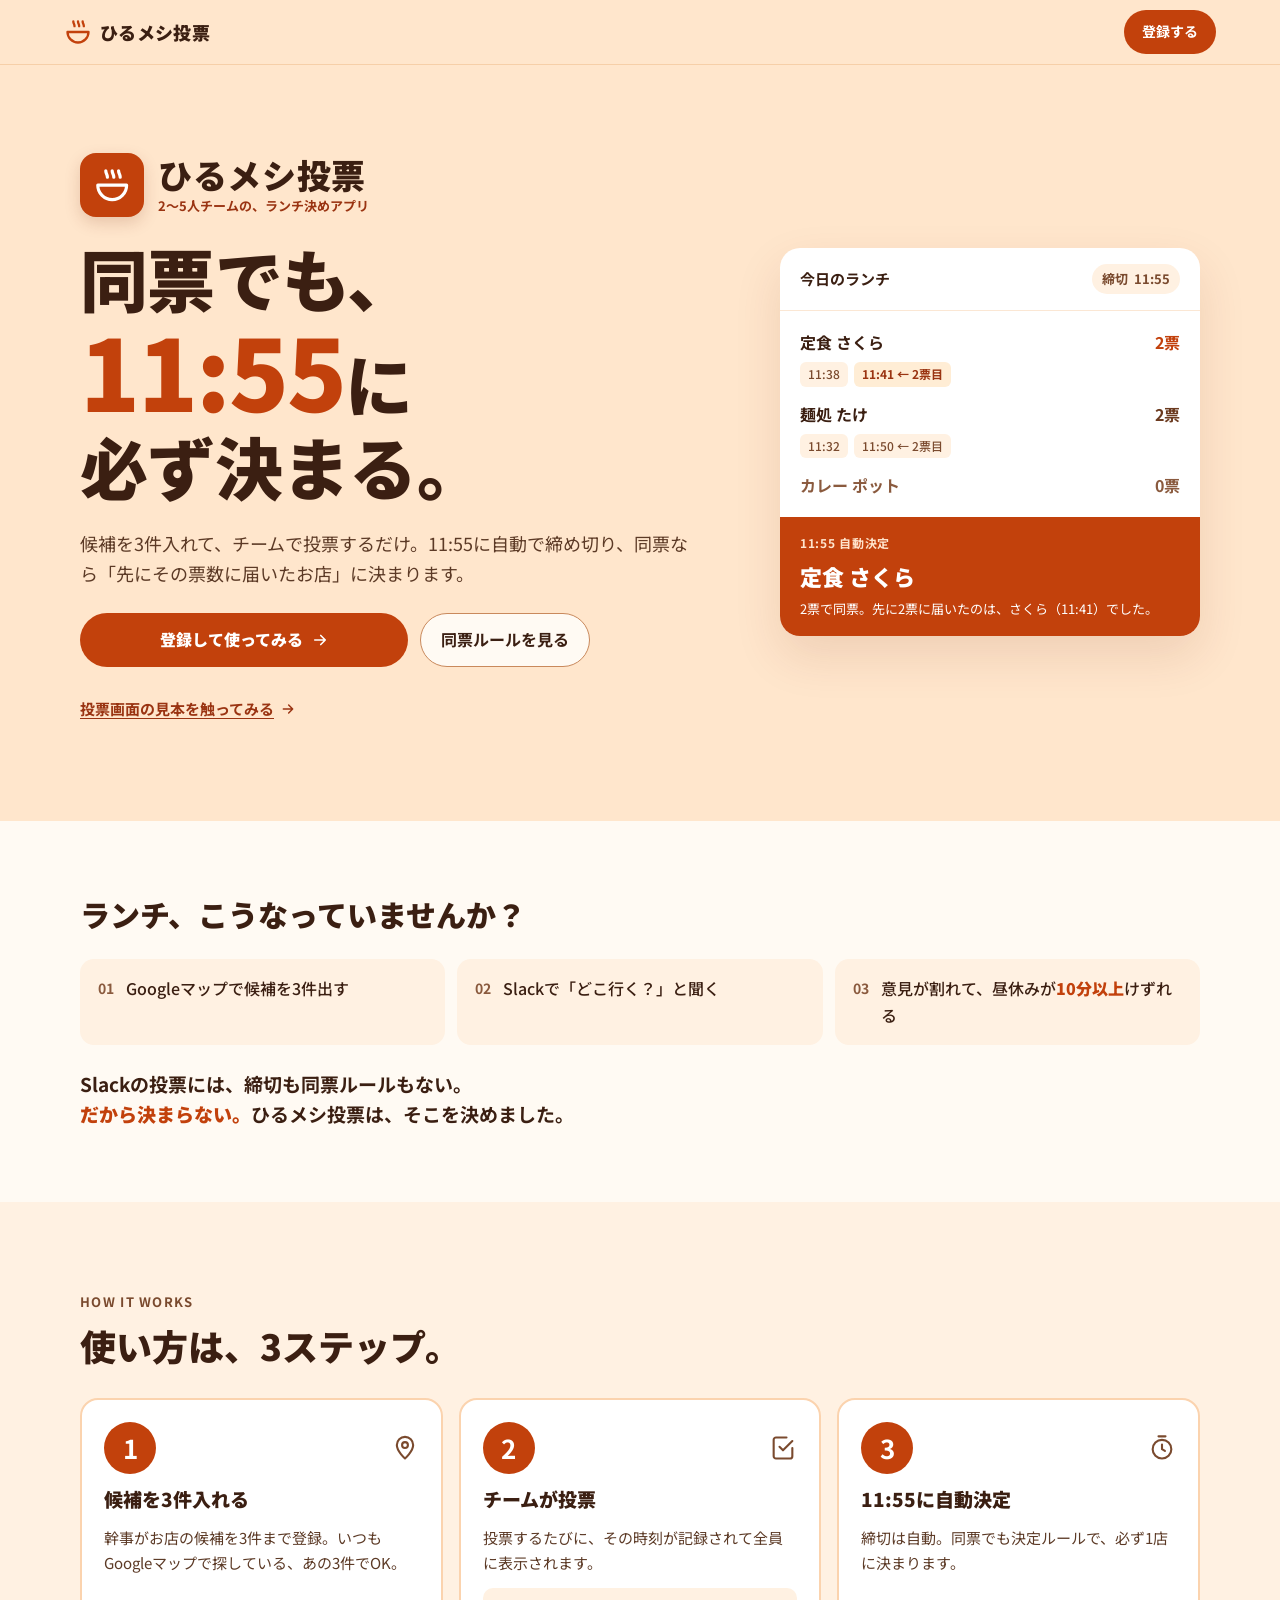
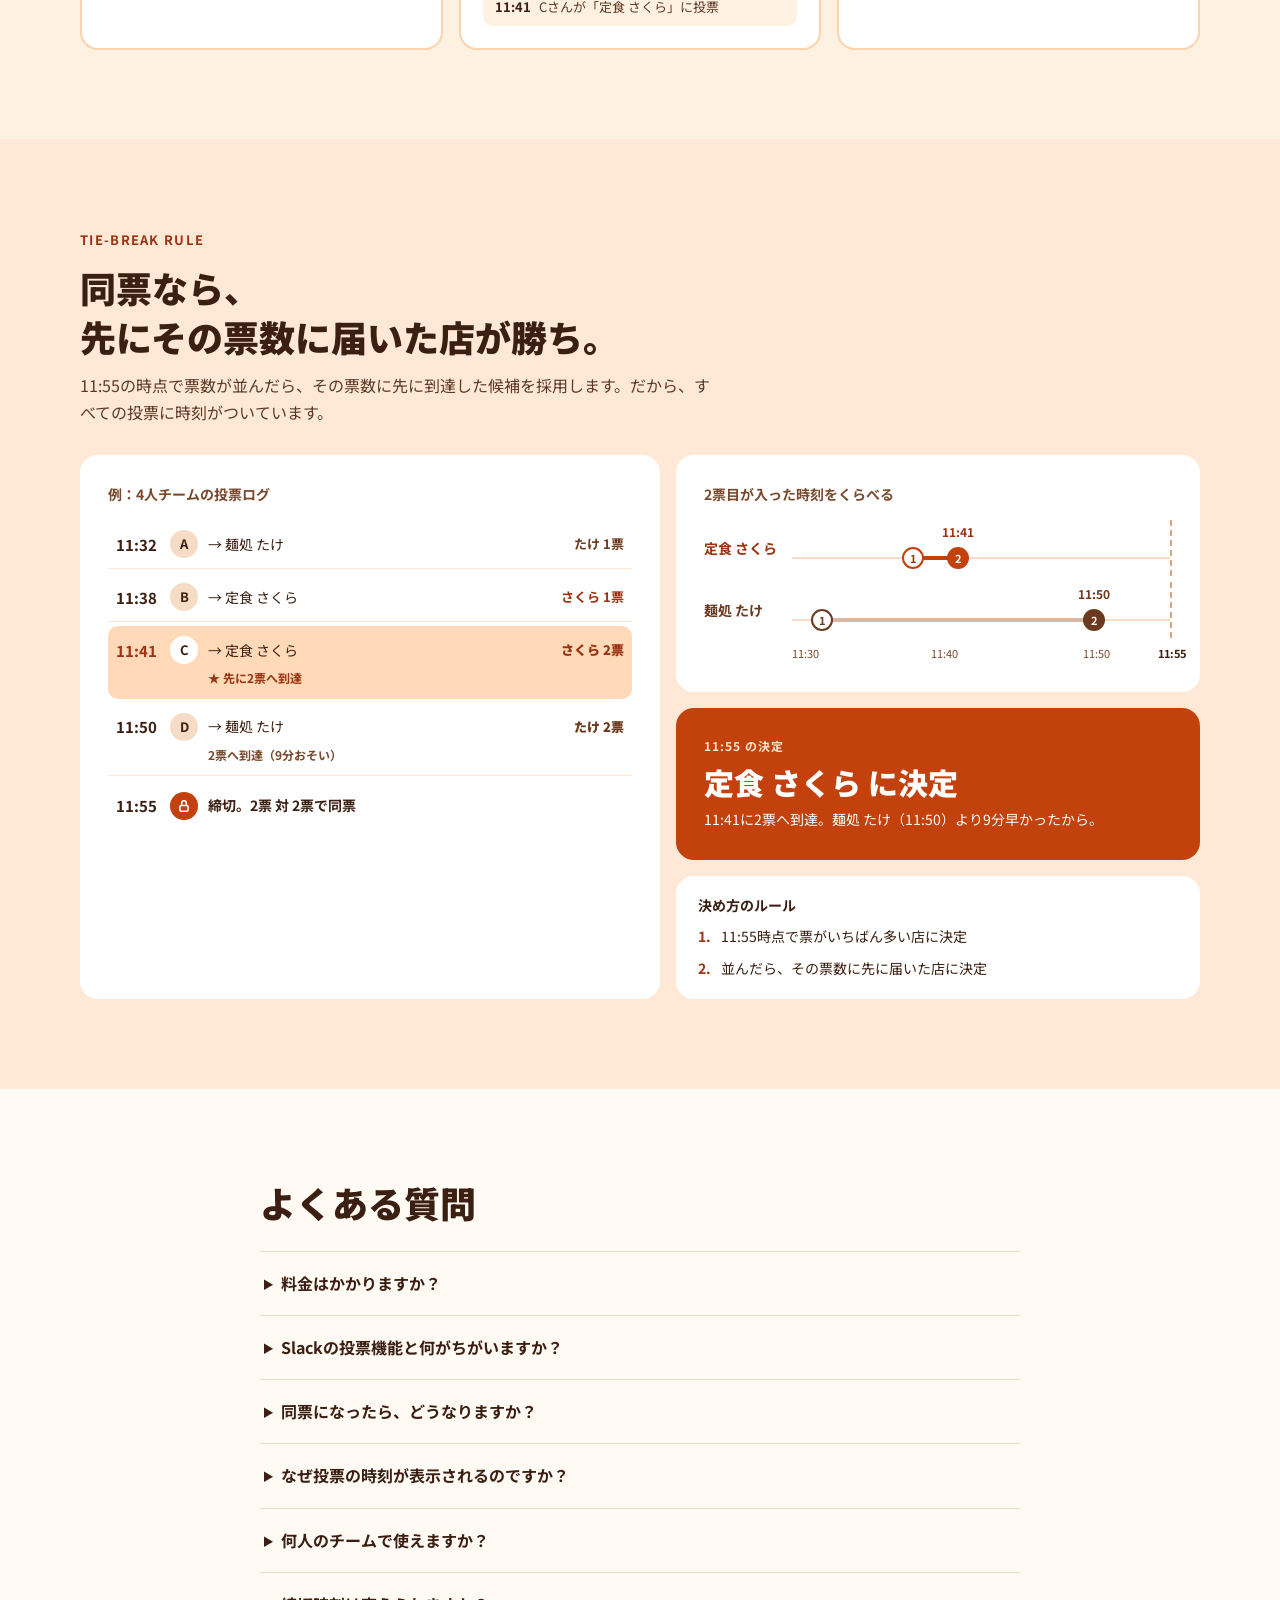
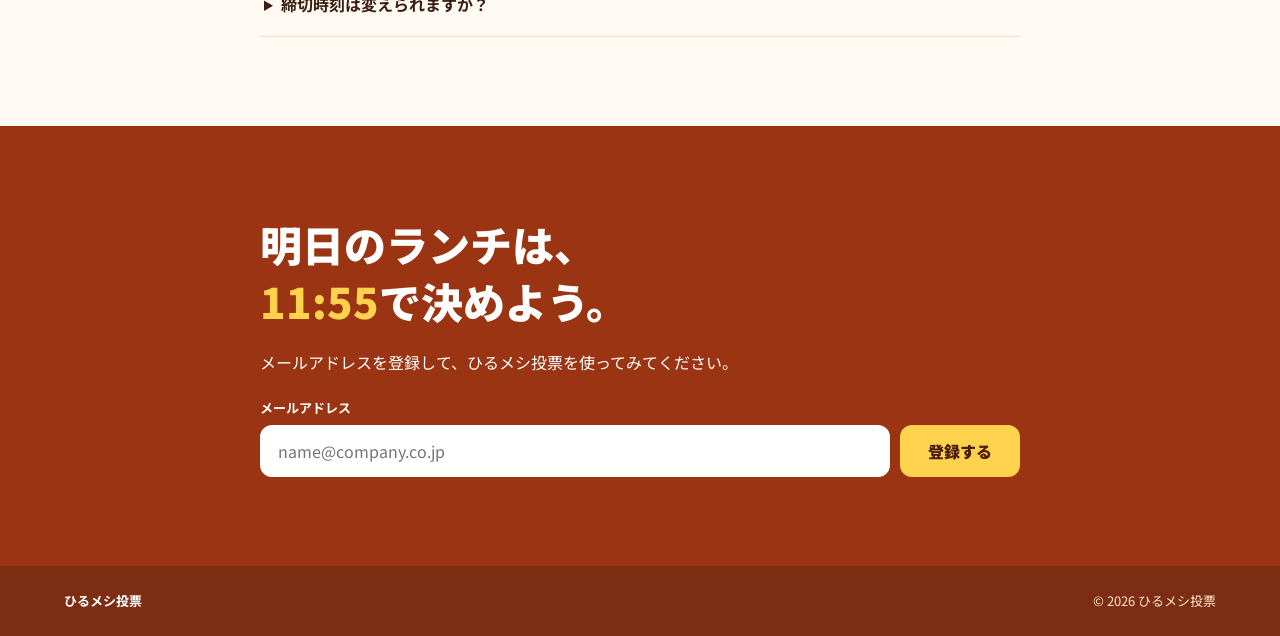
<file: index.html>
<!doctype html>
<html lang="ja">
<head>
<meta charset="utf-8">
<meta name="viewport" content="width=device-width, initial-scale=1">
<title>ひるメシ投票｜同票でも、11:55に必ず決まる</title>
<meta name="description" content="2〜5人チームのランチ決めアプリ。11:55に自動で締め切り、同票なら先にその票数に届いたお店に決まります。">
<link rel="preconnect" href="https://fonts.googleapis.com">
<link rel="stylesheet" href="https://fonts.googleapis.com/css2?family=Noto+Sans+JP:wght@400;500;700;900&amp;display=swap">
<style>
:root{--accent:#C2410C}
body{margin:0;background:#FFFAF3}
html{scroll-behavior:smooth}
a{color:#9A3412}a:hover{color:#7C2D12}
a:focus-visible,button:focus-visible,summary:focus-visible,input:focus-visible{outline:3px solid #FFD24D;outline-offset:2px}
@media (prefers-reduced-motion:reduce){html{scroll-behavior:auto}}
</style>
</head>
<body>
<div style="container-type: inline-size; width: 100%; box-sizing: border-box; font-family: 'Noto Sans JP', 'Hiragino Kaku Gothic ProN', 'Hiragino Sans', Meiryo, sans-serif; color: #3B1F12; background: #FFFAF3; line-height: 1.7; font-size: 16px">

<!-- Header -->
<header style="display: flex; align-items: center; justify-content: space-between; gap: 12px; padding: 10px clamp(20px, 5cqi, 64px); background: #FFE6CC; border-bottom: 1px solid #F6CFA8">
<a href="#top" style="display: flex; align-items: center; gap: 8px; text-decoration: none; color: #3B1F12; min-height: 44px">
<svg width="28" height="28" viewBox="0 0 24 24" fill="none" stroke="#C2410C" stroke-width="2" stroke-linecap="round" stroke-linejoin="round" aria-hidden="true"><path d="M3 12h18a9 9 0 0 1-18 0z"></path><path d="M8 3c0 2 1 2 1 4M12 3c0 2 1 2 1 4M16 3c0 2 1 2 1 4"></path></svg>
<span style="font-weight: 900; font-size: 18px; letter-spacing: 0.02em">ひるメシ投票</span>
</a>
<a href="#signup" style="display: inline-flex; align-items: center; min-height: 44px; padding: 0 18px; border-radius: 999px; background: var(--accent); color: #FFFFFF; font-weight: 700; font-size: 14px; text-decoration: none">登録する</a>
</header>

<!-- Hero -->
<section id="top" style="background: #FFE6CC; color: #3B1F12; padding: clamp(32px, 7cqi, 88px) clamp(20px, 5cqi, 64px) clamp(40px, 7cqi, 96px)">
<div style="max-width: 1120px; margin: 0 auto; display: flex; flex-wrap: wrap; align-items: center; gap: clamp(32px, 5cqi, 64px)">
<div style="flex: 1 1 420px; min-width: 0; display: flex; flex-direction: column; gap: 20px">
<div style="display: flex; align-items: center; gap: 14px">
<span style="width: clamp(52px, 6cqi, 64px); height: clamp(52px, 6cqi, 64px); border-radius: 16px; background: var(--accent); display: inline-flex; align-items: center; justify-content: center; flex-shrink: 0; box-shadow: 0 6px 16px rgba(124, 45, 18, 0.18)">
<svg width="60%" height="60%" viewBox="0 0 24 24" fill="none" stroke="#FFFFFF" stroke-width="2" stroke-linecap="round" stroke-linejoin="round" aria-hidden="true"><path d="M3 12h18a9 9 0 0 1-18 0z"></path><path d="M8 3c0 2 1 2 1 4M12 3c0 2 1 2 1 4M16 3c0 2 1 2 1 4"></path></svg>
</span>
<div style="display: flex; flex-direction: column; gap: 2px; min-width: 0">
<span style="font-size: clamp(26px, 3.4cqi, 34px); font-weight: 900; line-height: 1.2; letter-spacing: 0.02em; color: #3B1F12">ひるメシ投票</span>
<span style="font-size: 13px; font-weight: 700; color: #9A3412; line-height: 1.4">2〜5人チームの、ランチ決めアプリ</span>
</div>
</div>
<h1 style="margin: 0; font-size: clamp(36px, 6.4cqi, 68px); line-height: 1.22; font-weight: 900; letter-spacing: -0.01em">同票でも、<br><span style="font-weight: 900; font-size: 1.45em; line-height: 1; color: var(--accent); letter-spacing: -0.02em; font-variant-numeric: tabular-nums">11:55</span>に<br>必ず決まる。</h1>
<p style="margin: 0; font-size: clamp(16px, 1.6cqi, 18px); color: #5C3A26; max-width: 34em">候補を3件入れて、チームで投票するだけ。11:55に自動で締め切り、同票なら「先にその票数に届いたお店」に決まります。</p>
<div style="display: flex; flex-wrap: wrap; gap: 12px; padding-top: 4px">
<a href="#signup" style="display: inline-flex; align-items: center; justify-content: center; gap: 8px; min-height: 52px; padding: 0 24px; border-radius: 999px; background: var(--accent); color: #FFFFFF; font-weight: 900; font-size: 16px; text-decoration: none; flex: 1 1 auto; max-width: 280px">登録して使ってみる
<svg width="18" height="18" viewBox="0 0 24 24" fill="none" stroke="currentColor" stroke-width="2.2" stroke-linecap="round" stroke-linejoin="round" aria-hidden="true"><path d="M5 12h14M13 6l6 6-6 6"></path></svg>
</a>
<a href="#rule" style="display: inline-flex; align-items: center; justify-content: center; min-height: 52px; padding: 0 20px; border-radius: 999px; border: 1.5px solid #C9895C; background: #FFFAF3; color: #3B1F12; font-weight: 700; font-size: 16px; text-decoration: none">同票ルールを見る</a>
</div>
<a href="vote.html" style="align-self: flex-start; display: inline-flex; align-items: center; gap: 6px; min-height: 44px; font-size: 15px; font-weight: 700; color: #9A3412; text-underline-offset: 3px">投票画面の見本を触ってみる
<svg width="16" height="16" viewBox="0 0 24 24" fill="none" stroke="currentColor" stroke-width="2.2" stroke-linecap="round" stroke-linejoin="round" aria-hidden="true"><path d="M5 12h14M13 6l6 6-6 6"></path></svg>
</a>
</div>

<!-- Result card -->
<div style="flex: 1 1 320px; max-width: 420px; min-width: 0; margin: 0 auto; width: 100%">
<div style="border-radius: 20px; background: #FFFFFF; color: #3B1F12; box-shadow: 0 20px 48px rgba(124, 45, 18, 0.12); overflow: hidden">
<div style="display: flex; align-items: center; justify-content: space-between; padding: 16px 20px; border-bottom: 1px solid #FBE7D4">
<span style="font-weight: 700; font-size: 15px">今日のランチ</span>
<span style="display: inline-flex; align-items: center; gap: 6px; font-size: 13px; font-weight: 700; color: #7A4A2E; background: #FFF1E2; border-radius: 999px; padding: 4px 10px">締切 <span>11:55</span></span>
</div>
<div style="display: flex; flex-direction: column; gap: 14px; padding: 18px 20px">
<div style="display: flex; flex-direction: column; gap: 6px">
<div style="display: flex; justify-content: space-between; align-items: baseline"><span style="font-weight: 700">定食 さくら</span><span style="font-weight: 700; color: var(--accent)">2票</span></div>
<div style="display: flex; gap: 6px; flex-wrap: wrap">
<span style="font-size: 12px; font-weight: 500; color: #7A4A2E; background: #FFF1E2; border-radius: 6px; padding: 2px 8px">11:38</span>
<span style="font-size: 12px; font-weight: 700; color: #9A3412; background: #FFEDD5; border-radius: 6px; padding: 2px 8px">11:41 ← 2票目</span>
</div>
</div>
<div style="display: flex; flex-direction: column; gap: 6px">
<div style="display: flex; justify-content: space-between; align-items: baseline"><span style="font-weight: 700">麺処 たけ</span><span style="font-weight: 700; color: #6B3A1F">2票</span></div>
<div style="display: flex; gap: 6px; flex-wrap: wrap">
<span style="font-size: 12px; font-weight: 500; color: #7A4A2E; background: #FFF1E2; border-radius: 6px; padding: 2px 8px">11:32</span>
<span style="font-size: 12px; font-weight: 500; color: #7A4A2E; background: #FFF1E2; border-radius: 6px; padding: 2px 8px">11:50 ← 2票目</span>
</div>
</div>
<div style="display: flex; justify-content: space-between; align-items: baseline; color: #8A5A3E"><span style="font-weight: 700">カレー ポット</span><span style="font-weight: 700">0票</span></div>
</div>
<div style="background: var(--accent); color: #FFFFFF; padding: 16px 20px; display: flex; flex-direction: column; gap: 4px">
<span style="font-size: 12px; font-weight: 700; color: #FFE4CC; letter-spacing: 0.06em"><span>11:55</span> 自動決定</span>
<span style="font-size: 22px; font-weight: 900">定食 さくら</span>
<span style="font-size: 13px; color: #FFFFFF; line-height: 1.6">2票で同票。先に2票に届いたのは、さくら（11:41）でした。</span>
</div>
</div>
</div>
</div>
</section>

<!-- Problem -->
<section style="background: #FFFAF3; padding: clamp(40px, 6cqi, 72px) clamp(20px, 5cqi, 64px)">
<div style="max-width: 1120px; margin: 0 auto; display: flex; flex-direction: column; gap: 24px">
<h2 style="margin: 0; font-size: clamp(22px, 3cqi, 30px); font-weight: 900; line-height: 1.4">ランチ、こうなっていませんか？</h2>
<div style="display: flex; flex-wrap: wrap; gap: 12px">
<div style="flex: 1 1 220px; background: #FFF1E2; border-radius: 14px; padding: 16px 18px; display: flex; gap: 12px; align-items: flex-start">
<span style="font-weight: 700; color: #8A5A3E; font-size: 14px; padding-top: 2px">01</span>
<span style="font-weight: 500">Googleマップで候補を3件出す</span>
</div>
<div style="flex: 1 1 220px; background: #FFF1E2; border-radius: 14px; padding: 16px 18px; display: flex; gap: 12px; align-items: flex-start">
<span style="font-weight: 700; color: #8A5A3E; font-size: 14px; padding-top: 2px">02</span>
<span style="font-weight: 500">Slackで「どこ行く？」と聞く</span>
</div>
<div style="flex: 1 1 220px; background: #FFF1E2; border-radius: 14px; padding: 16px 18px; display: flex; gap: 12px; align-items: flex-start">
<span style="font-weight: 700; color: #8A5A3E; font-size: 14px; padding-top: 2px">03</span>
<span style="font-weight: 500">意見が割れて、昼休みが<strong style="font-weight: 900; color: var(--accent)">10分以上</strong>けずれる</span>
</div>
</div>
<p style="margin: 0; font-size: clamp(16px, 1.8cqi, 19px); font-weight: 700; line-height: 1.6">Slackの投票には、締切も同票ルールもない。<br><span style="color: var(--accent); font-weight: 900">だから決まらない。</span>ひるメシ投票は、そこを決めました。</p>
</div>
</section>

<!-- How it works -->
<section id="how" style="background: #FFF1E2; padding: clamp(48px, 7cqi, 96px) clamp(20px, 5cqi, 64px)">
<div style="max-width: 1120px; margin: 0 auto; display: flex; flex-direction: column; gap: 28px">
<div style="display: flex; flex-direction: column; gap: 8px">
<p style="margin: 0; font-size: 13px; font-weight: 700; color: #7A4A2E; letter-spacing: 0.1em">HOW IT WORKS</p>
<h2 style="margin: 0; font-size: clamp(24px, 3.4cqi, 36px); font-weight: 900; line-height: 1.35">使い方は、3ステップ。</h2>
</div>
<ol style="list-style: none; margin: 0; padding: 0; display: flex; flex-wrap: wrap; gap: 16px">
<li style="flex: 1 1 260px; border: 2px solid #FBD3AE; background: #FFFFFF; border-radius: 18px; padding: 22px; display: flex; flex-direction: column; gap: 12px">
<div style="display: flex; align-items: center; justify-content: space-between">
<span style="font-weight: 700; font-size: 26px; line-height: 1; width: 52px; height: 52px; border-radius: 50%; background: var(--accent); color: #FFFFFF; display: inline-flex; align-items: center; justify-content: center">1</span>
<svg width="28" height="28" viewBox="0 0 24 24" fill="none" stroke="#7A4A2E" stroke-width="1.8" stroke-linecap="round" stroke-linejoin="round" aria-hidden="true"><path d="M12 21s-7-6.2-7-11.5A7 7 0 0 1 19 9.5C19 14.8 12 21 12 21z"></path><circle cx="12" cy="9.5" r="2.5"></circle></svg>
</div>
<h3 style="margin: 0; font-size: 19px; font-weight: 900; line-height: 1.4">候補を3件入れる</h3>
<p style="margin: 0; color: #5C3A26; font-size: 15px">幹事がお店の候補を3件まで登録。いつもGoogleマップで探している、あの3件でOK。</p>
</li>
<li style="flex: 1 1 260px; border: 2px solid #FBD3AE; background: #FFFFFF; border-radius: 18px; padding: 22px; display: flex; flex-direction: column; gap: 12px">
<div style="display: flex; align-items: center; justify-content: space-between">
<span style="font-weight: 700; font-size: 26px; line-height: 1; width: 52px; height: 52px; border-radius: 50%; background: var(--accent); color: #FFFFFF; display: inline-flex; align-items: center; justify-content: center">2</span>
<svg width="28" height="28" viewBox="0 0 24 24" fill="none" stroke="#7A4A2E" stroke-width="1.8" stroke-linecap="round" stroke-linejoin="round" aria-hidden="true"><path d="M9 11l3 3 8-8"></path><path d="M20 12v7a2 2 0 0 1-2 2H6a2 2 0 0 1-2-2V5a2 2 0 0 1 2-2h9"></path></svg>
</div>
<h3 style="margin: 0; font-size: 19px; font-weight: 900; line-height: 1.4">チームが投票</h3>
<p style="margin: 0; color: #5C3A26; font-size: 15px">投票するたびに、その時刻が記録されて全員に表示されます。</p>
<div style="display: flex; align-items: center; gap: 8px; background: #FFF1E2; border-radius: 10px; padding: 8px 12px; font-size: 13px">
<span style="font-weight: 700">11:41</span>
<span style="color: #5C3A26">Cさんが「定食 さくら」に投票</span>
</div>
</li>
<li style="flex: 1 1 260px; border: 2px solid #FBD3AE; background: #FFFFFF; border-radius: 18px; padding: 22px; display: flex; flex-direction: column; gap: 12px">
<div style="display: flex; align-items: center; justify-content: space-between">
<span style="font-weight: 700; font-size: 26px; line-height: 1; width: 52px; height: 52px; border-radius: 50%; background: var(--accent); color: #FFFFFF; display: inline-flex; align-items: center; justify-content: center">3</span>
<svg width="28" height="28" viewBox="0 0 24 24" fill="none" stroke="#7A4A2E" stroke-width="1.8" stroke-linecap="round" stroke-linejoin="round" aria-hidden="true"><circle cx="12" cy="13" r="8"></circle><path d="M12 9v4l2.5 1.5M9 2h6"></path></svg>
</div>
<h3 style="margin: 0; font-size: 19px; font-weight: 900; line-height: 1.4"><span>11:55</span>に自動決定</h3>
<p style="margin: 0; color: #5C3A26; font-size: 15px">締切は自動。同票でも決定ルールで、必ず1店に決まります。</p>
</li>
</ol>
</div>
</section>

<!-- Tie rule -->
<section id="rule" style="background: #FFE9D6; padding: clamp(48px, 7cqi, 96px) clamp(20px, 5cqi, 64px)">
<div style="max-width: 1120px; margin: 0 auto; display: flex; flex-direction: column; gap: 28px">
<div style="display: flex; flex-direction: column; gap: 12px">
<p style="margin: 0; font-size: 13px; font-weight: 700; color: #7A4A2E; letter-spacing: 0.1em; color: #9A3412">TIE-BREAK RULE</p>
<h2 style="margin: 0; font-size: clamp(24px, 3.4cqi, 36px); font-weight: 900; line-height: 1.35">同票なら、<br>先にその票数に届いた店が勝ち。</h2>
<p style="margin: 0; color: #5C3A26; max-width: 40em">11:55の時点で票数が並んだら、その票数に先に到達した候補を採用します。だから、すべての投票に時刻がついています。</p>
</div>

<div style="display: flex; flex-wrap: wrap; gap: 16px; align-items: stretch">

<!-- Timeline -->
<div style="flex: 1 1 380px; min-width: 0; background: #FFFFFF; border-radius: 18px; padding: clamp(18px, 3cqi, 28px); display: flex; flex-direction: column; gap: 4px">
<p style="margin: 0 0 10px; font-size: 14px; font-weight: 700; color: #7A4A2E">例：4人チームの投票ログ</p>
<div style="display: flex; align-items: center; gap: 10px; padding: 10px 8px; border-bottom: 1px solid #FBE7D4">
<span style="font-weight: 700; font-size: 15px; width: 44px; flex-shrink: 0">11:32</span>
<span style="width: 28px; height: 28px; border-radius: 50%; background: #F6DCC4; display: inline-flex; align-items: center; justify-content: center; font-size: 13px; font-weight: 700; flex-shrink: 0">A</span>
<span style="flex: 1; min-width: 0; font-size: 14px">→ 麺処 たけ</span>
<span style="font-size: 13px; font-weight: 700; color: #6B3A1F; flex-shrink: 0">たけ 1票</span>
</div>
<div style="display: flex; align-items: center; gap: 10px; padding: 10px 8px; border-bottom: 1px solid #FBE7D4">
<span style="font-weight: 700; font-size: 15px; width: 44px; flex-shrink: 0">11:38</span>
<span style="width: 28px; height: 28px; border-radius: 50%; background: #F6DCC4; display: inline-flex; align-items: center; justify-content: center; font-size: 13px; font-weight: 700; flex-shrink: 0">B</span>
<span style="flex: 1; min-width: 0; font-size: 14px">→ 定食 さくら</span>
<span style="font-size: 13px; font-weight: 700; color: #9A3412; flex-shrink: 0">さくら 1票</span>
</div>
<div style="display: flex; flex-wrap: wrap; align-items: center; gap: 4px 10px; padding: 10px 8px; background: #FFD9B8; border-radius: 10px">
<span style="font-weight: 700; font-size: 15px; width: 44px; flex-shrink: 0; color: #9A3412">11:41</span>
<span style="width: 28px; height: 28px; border-radius: 50%; background: #FFFFFF; display: inline-flex; align-items: center; justify-content: center; font-size: 13px; font-weight: 700; flex-shrink: 0">C</span>
<span style="flex: 1; min-width: 0; font-size: 14px">→ 定食 さくら</span>
<span style="font-size: 13px; font-weight: 900; color: #9A3412; flex-shrink: 0">さくら 2票</span>
<span style="width: 100%; padding-left: 92px; box-sizing: border-box; font-size: 12px; font-weight: 700; color: #9A3412">★ 先に2票へ到達</span>
</div>
<div style="display: flex; flex-wrap: wrap; align-items: center; gap: 4px 10px; padding: 10px 8px; border-bottom: 1px solid #FBE7D4">
<span style="font-weight: 700; font-size: 15px; width: 44px; flex-shrink: 0">11:50</span>
<span style="width: 28px; height: 28px; border-radius: 50%; background: #F6DCC4; display: inline-flex; align-items: center; justify-content: center; font-size: 13px; font-weight: 700; flex-shrink: 0">D</span>
<span style="flex: 1; min-width: 0; font-size: 14px">→ 麺処 たけ</span>
<span style="font-size: 13px; font-weight: 900; color: #6B3A1F; flex-shrink: 0">たけ 2票</span>
<span style="width: 100%; padding-left: 92px; box-sizing: border-box; font-size: 12px; font-weight: 700; color: #7A4A2E">2票へ到達（9分おそい）</span>
</div>
<div style="display: flex; align-items: center; gap: 10px; padding: 12px 8px 4px">
<span style="font-weight: 700; font-size: 15px; width: 44px; flex-shrink: 0">11:55</span>
<span style="width: 28px; height: 28px; border-radius: 50%; background: var(--accent); display: inline-flex; align-items: center; justify-content: center; flex-shrink: 0">
<svg width="14" height="14" viewBox="0 0 24 24" fill="none" stroke="#FFFFFF" stroke-width="2.5" stroke-linecap="round" stroke-linejoin="round" aria-hidden="true"><rect x="5" y="11" width="14" height="10" rx="2"></rect><path d="M8 11V7a4 4 0 0 1 8 0v4"></path></svg>
</span>
<span style="flex: 1; min-width: 0; font-size: 14px; font-weight: 700">締切。2票 対 2票で同票</span>
</div>
</div>

<!-- Race + verdict -->
<div style="flex: 1 1 380px; min-width: 0; display: flex; flex-direction: column; gap: 16px">
<div style="background: #FFFFFF; border-radius: 18px; padding: clamp(18px, 3cqi, 28px); display: flex; flex-direction: column; gap: 6px">
<p style="margin: 0 0 8px; font-size: 14px; font-weight: 700; color: #7A4A2E">2票目が入った時刻をくらべる</p>

<div style="display: flex; align-items: center; gap: 12px">
<span style="width: 76px; flex-shrink: 0; font-size: 14px; font-weight: 700; color: #9A3412">定食 さくら</span>
<div style="position: relative; flex: 1; height: 56px; border-right: 2px dashed #D9A77F">
<div style="position: absolute; left: 0; right: 0; top: 37px; height: 2px; background: #F6DCC4"></div>
<div style="position: absolute; left: 32%; width: 12%; top: 36px; height: 4px; background: var(--accent)"></div>
<span style="position: absolute; left: calc(32% - 11px); top: 27px; width: 22px; height: 22px; box-sizing: border-box; border-radius: 50%; border: 2px solid var(--accent); background: #FFFFFF; display: flex; align-items: center; justify-content: center; font-size: 11px; font-weight: 700; color: #9A3412">1</span>
<span style="position: absolute; left: calc(44% - 11px); top: 27px; width: 22px; height: 22px; border-radius: 50%; background: var(--accent); display: flex; align-items: center; justify-content: center; font-size: 11px; font-weight: 700; color: #FFFFFF">2</span>
<span style="position: absolute; left: 44%; top: 2px; transform: translateX(-50%); font-size: 12px; font-weight: 700; color: #9A3412; white-space: nowrap">11:41</span>
</div>
</div>

<div style="display: flex; align-items: center; gap: 12px">
<span style="width: 76px; flex-shrink: 0; font-size: 14px; font-weight: 700; color: #6B3A1F">麺処 たけ</span>
<div style="position: relative; flex: 1; height: 56px; border-right: 2px dashed #D9A77F">
<div style="position: absolute; left: 0; right: 0; top: 37px; height: 2px; background: #F6DCC4"></div>
<div style="position: absolute; left: 8%; width: 72%; top: 36px; height: 4px; background: #D6B8A3"></div>
<span style="position: absolute; left: calc(8% - 11px); top: 27px; width: 22px; height: 22px; box-sizing: border-box; border-radius: 50%; border: 2px solid #6B3A1F; background: #FFFFFF; display: flex; align-items: center; justify-content: center; font-size: 11px; font-weight: 700; color: #6B3A1F">1</span>
<span style="position: absolute; left: calc(80% - 11px); top: 27px; width: 22px; height: 22px; border-radius: 50%; background: #6B3A1F; display: flex; align-items: center; justify-content: center; font-size: 11px; font-weight: 700; color: #FFFFFF">2</span>
<span style="position: absolute; left: 80%; top: 2px; transform: translateX(-50%); font-size: 12px; font-weight: 700; color: #6B3A1F; white-space: nowrap">11:50</span>
</div>
</div>

<div style="display: flex; gap: 12px">
<span style="width: 76px; flex-shrink: 0"></span>
<div style="position: relative; flex: 1; height: 20px; font-size: 11px; color: #7A4A2E">
<span style="position: absolute; left: 0">11:30</span>
<span style="position: absolute; left: 40%; transform: translateX(-50%)">11:40</span>
<span style="position: absolute; left: 80%; transform: translateX(-50%)">11:50</span>
<span style="position: absolute; right: 0; transform: translateX(50%); font-weight: 700; color: #3B1F12">11:55</span>
</div>
</div>
</div>

<div style="background: var(--accent); color: #FFFFFF; border-radius: 18px; padding: clamp(20px, 3cqi, 28px); display: flex; flex-direction: column; gap: 6px">
<span style="font-size: 12px; font-weight: 700; letter-spacing: 0.08em; color: #FFE4CC"><span>11:55</span> の決定</span>
<span style="font-size: clamp(24px, 3cqi, 30px); font-weight: 900; line-height: 1.3">定食 さくら に決定</span>
<span style="font-size: 14px; color: #FFFFFF">11:41に2票へ到達。麺処 たけ（11:50）より9分早かったから。</span>
</div>

<div style="background: #FFFFFF; border-radius: 18px; padding: 18px 22px; display: flex; flex-direction: column; gap: 8px; font-size: 14px">
<span style="font-weight: 700">決め方のルール</span>
<span style="display: flex; gap: 10px"><span style="font-weight: 700; color: #9A3412">1.</span>11:55時点で票がいちばん多い店に決定</span>
<span style="display: flex; gap: 10px"><span style="font-weight: 700; color: #9A3412">2.</span>並んだら、その票数に先に届いた店に決定</span>
</div>
</div>

</div>
</div>
</section>

<!-- FAQ -->
<section id="faq" style="padding: clamp(48px, 7cqi, 96px) clamp(20px, 5cqi, 64px)">
<div style="max-width: 760px; margin: 0 auto; display: flex; flex-direction: column; gap: 24px">
<h2 style="margin: 0; font-size: clamp(24px, 3.4cqi, 36px); font-weight: 900; line-height: 1.35">よくある質問</h2>
<div style="display: flex; flex-direction: column; border-top: 1px solid #F6DCC4">
<details style="border-bottom: 1px solid #F6DCC4; padding: 4px 0">
<summary style="cursor: pointer; padding: 14px 4px; font-weight: 700; min-height: 44px; box-sizing: border-box">料金はかかりますか？</summary>
<p style="margin: 0; padding: 0 4px 16px; color: #5C3A26; font-size: 15px">すべての機能を無料で使えます。</p>
</details>
<details style="border-bottom: 1px solid #F6DCC4; padding: 4px 0">
<summary style="cursor: pointer; padding: 14px 4px; font-weight: 700; min-height: 44px; box-sizing: border-box">Slackの投票機能と何がちがいますか？</summary>
<p style="margin: 0; padding: 0 4px 16px; color: #5C3A26; font-size: 15px">締切（11:55）と、同票のときの決め方があることです。どんな票の割れ方でも、時間になれば必ず1店に決まります。</p>
</details>
<details style="border-bottom: 1px solid #F6DCC4; padding: 4px 0">
<summary style="cursor: pointer; padding: 14px 4px; font-weight: 700; min-height: 44px; box-sizing: border-box">同票になったら、どうなりますか？</summary>
<p style="margin: 0; padding: 0 4px 16px; color: #5C3A26; font-size: 15px">並んだ票数に「先に到達した」お店を採用します。たとえば2票ずつで並んだら、2票目が早く入った方に決まります。</p>
</details>
<details style="border-bottom: 1px solid #F6DCC4; padding: 4px 0">
<summary style="cursor: pointer; padding: 14px 4px; font-weight: 700; min-height: 44px; box-sizing: border-box">なぜ投票の時刻が表示されるのですか？</summary>
<p style="margin: 0; padding: 0 4px 16px; color: #5C3A26; font-size: 15px">同票のとき、どちらが先に届いたかを全員が確認できるようにするためです。結果の理由が見えるので、もめずに決まります。</p>
</details>
<details style="border-bottom: 1px solid #F6DCC4; padding: 4px 0">
<summary style="cursor: pointer; padding: 14px 4px; font-weight: 700; min-height: 44px; box-sizing: border-box">何人のチームで使えますか？</summary>
<p style="margin: 0; padding: 0 4px 16px; color: #5C3A26; font-size: 15px">2〜5人のチームを想定しています。幹事は持ち回りでも大丈夫です。</p>
</details>
<details style="border-bottom: 1px solid #F6DCC4; padding: 4px 0">
<summary style="cursor: pointer; padding: 14px 4px; font-weight: 700; min-height: 44px; box-sizing: border-box">締切時刻は変えられますか？</summary>
<p style="margin: 0; padding: 0 4px 16px; color: #5C3A26; font-size: 15px">はい、チームごとに変えられます。初期設定は11:55なので、そのままでも使えます。ランチの時間がずれるチームは、幹事が締切時刻を変更してください。</p>
</details>
</div>
</div>
</section>

<!-- Signup -->
<section id="signup" style="background: #9A3412; color: #FFFFFF; padding: clamp(48px, 7cqi, 96px) clamp(20px, 5cqi, 64px)">
<div style="max-width: 760px; margin: 0 auto; display: flex; flex-direction: column; gap: 20px">
<h2 style="margin: 0; font-size: clamp(26px, 4cqi, 42px); font-weight: 900; line-height: 1.35">明日のランチは、<br><span style="color: #FFD24D">11:55</span>で決めよう。</h2>
<p style="margin: 0; color: #FFFFFF">メールアドレスを登録して、ひるメシ投票を使ってみてください。</p>
<form id="signup-form" style="display: flex; flex-wrap: wrap; gap: 10px; align-items: flex-end">
<div style="flex: 1 1 260px; display: flex; flex-direction: column; gap: 6px">
<label for="signup-email" style="font-size: 13px; font-weight: 700; color: #FFFFFF">メールアドレス</label>
<input id="signup-email" type="email" placeholder="name@company.co.jp" style="min-height: 52px; box-sizing: border-box; border-radius: 12px; border: 2px solid #FFFFFF; background: #FFFFFF; color: #3B1F12; padding: 0 16px; font-size: 16px; font-family: inherit; width: 100%">
</div>
<button type="submit" style="flex: 0 0 auto; min-height: 52px; padding: 0 28px; border-radius: 12px; border: none; background: #FFD24D; color: #4A1D0A; font-weight: 900; font-size: 16px; font-family: inherit; cursor: pointer">登録する</button>
</form>
</div>
</section>

<footer style="background: #7C2D12; padding: 24px clamp(20px, 5cqi, 64px); display: flex; flex-wrap: wrap; justify-content: space-between; gap: 8px; font-size: 13px; color: #FFE4CC">
<span style="font-weight: 700; color: #FFFFFF">ひるメシ投票</span>
<span>© 2026 ひるメシ投票</span>
</footer>

</div>
<script>
// 登録フォーム: 今回は「やらないこと」にある通り実際の登録はせず、お礼メッセージだけ表示する
document.getElementById('signup-form').addEventListener('submit', function (e) {
  e.preventDefault();
  var email = document.getElementById('signup-email');
  if (!email.checkValidity() || !email.value) { email.reportValidity(); return; }
  var msg = document.createElement('p');
  msg.setAttribute('role', 'status');
  msg.style.cssText = 'margin:0;font-weight:700;color:#FFD24D';
  msg.textContent = 'ありがとうございます！リリースのご案内をお送りします。（これはデモです。実際には送信されません）';
  this.replaceWith(msg);
});
</script>
</body>
</html>
</file>
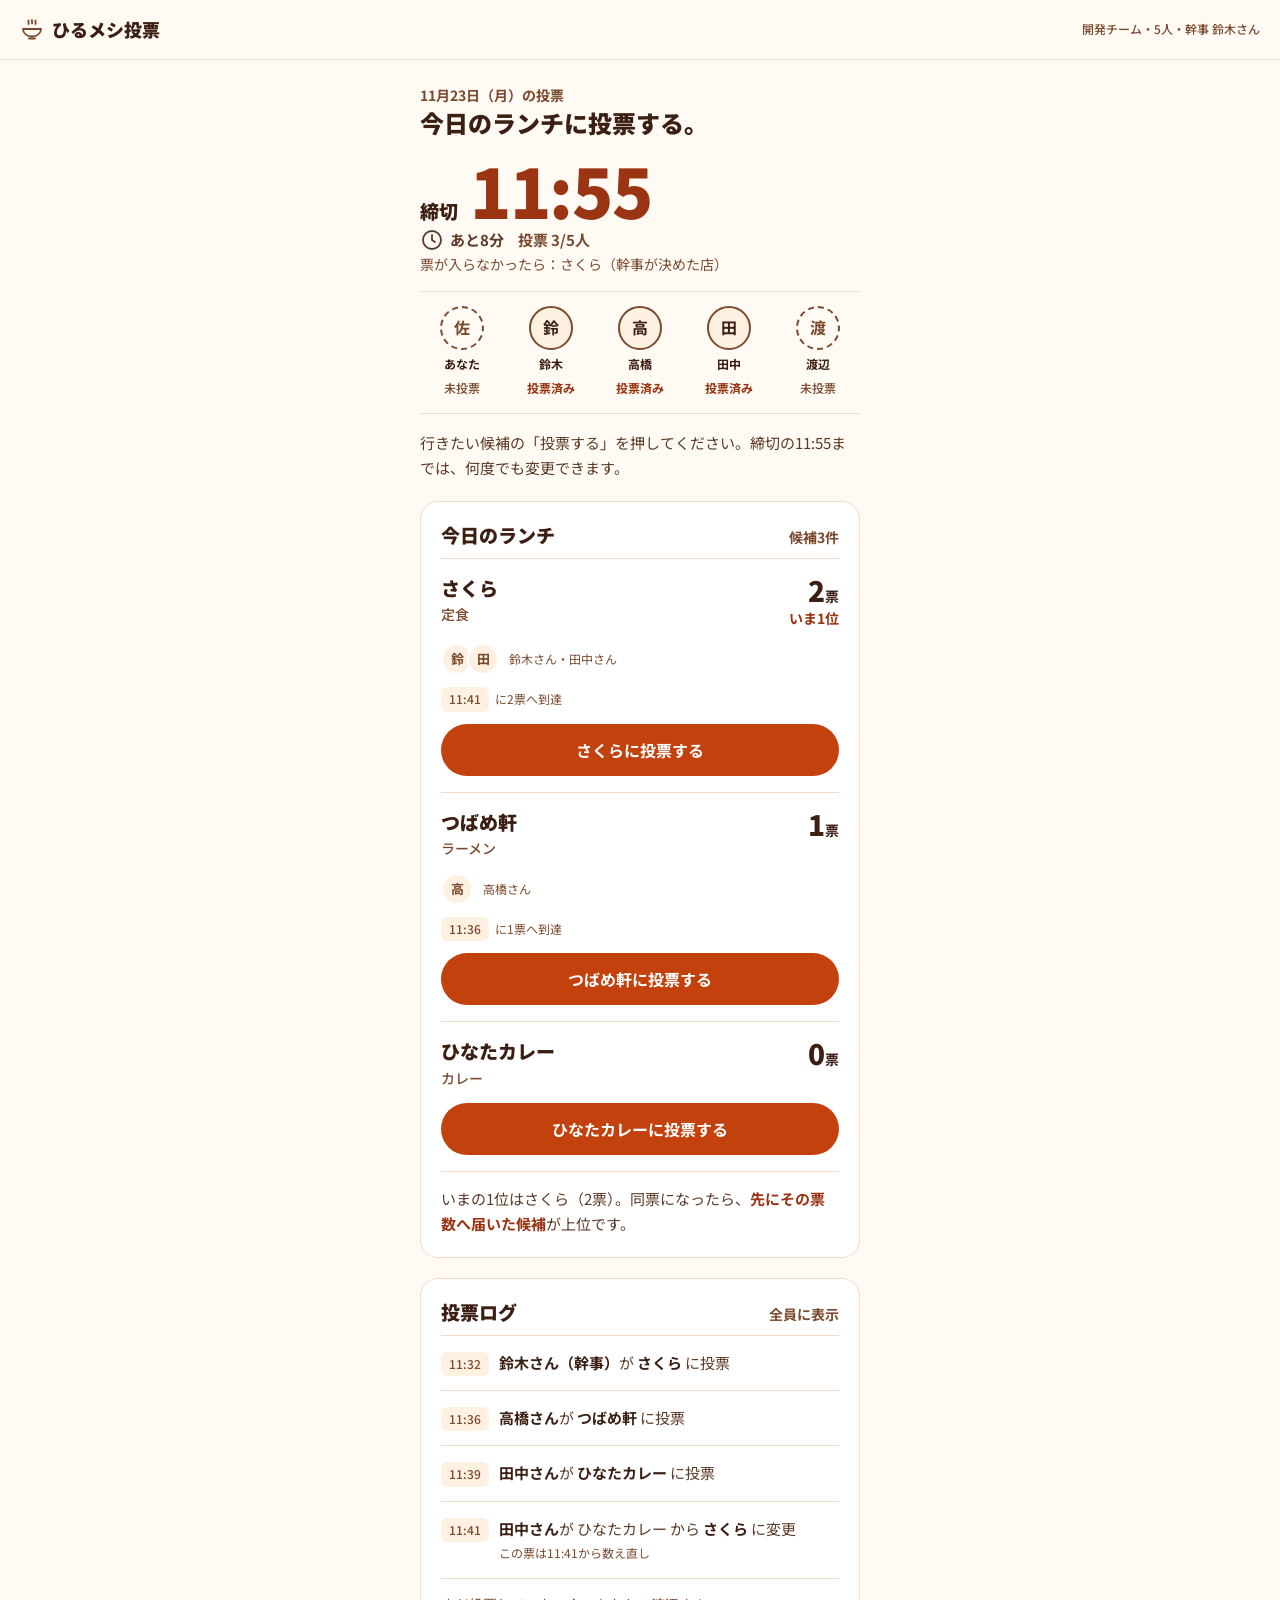
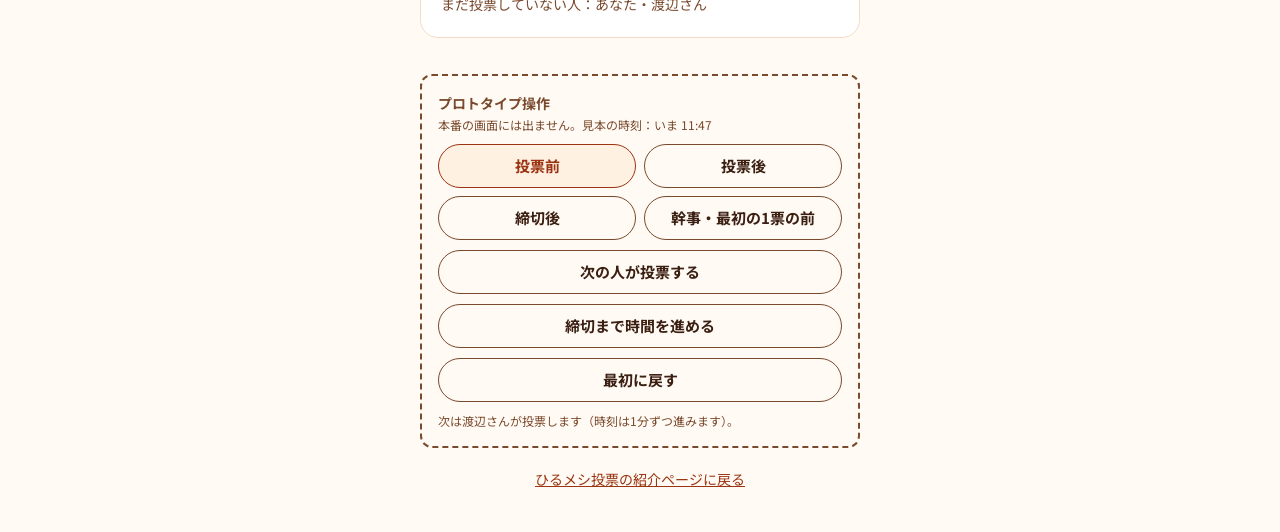
<file: vote.html>
<!doctype html>
<html lang="ja">
<head>
<meta charset="utf-8">
<meta name="viewport" content="width=device-width, initial-scale=1">
<title>今日の投票画面（見本）｜ひるメシ投票</title>
<meta name="description" content="ひるメシ投票の投票画面のプロトタイプです。見本データで動きます。">
<link rel="preconnect" href="https://fonts.googleapis.com">
<link rel="stylesheet" href="https://fonts.googleapis.com/css2?family=Noto+Sans+JP:wght@500;700;900&amp;display=swap">
<link rel="stylesheet" href="styles.css">
<style>
/* この画面だけで使うレイアウト。色や部品は styles.css を使う */
main { max-width: 480px; margin: 0 auto; padding: 24px 20px 40px; display: flex; flex-direction: column; gap: 20px; }
.intro { display: flex; flex-direction: column; gap: 16px; }
.date { font-size: 14px; font-weight: 700; color: var(--color-note); }
.intro h1 { font-size: 24px; }
.deadline { display: flex; align-items: baseline; gap: 12px; }
.deadline-label { font-size: 19px; font-weight: 900; color: var(--color-heading); }
.deadline-time { font-size: 68px; line-height: 1; font-weight: 900; letter-spacing: -0.02em; color: var(--color-strong); }
.status { display: flex; flex-wrap: wrap; align-items: center; gap: 4px 14px; font-size: 15px; font-weight: 700; }
.status .remain { display: inline-flex; align-items: center; gap: 6px; }
.status .count { color: var(--color-note); }
.editor { display: flex; flex-direction: column; gap: 10px; padding: 14px; border-radius: var(--radius-m); border: 1px solid var(--color-line); background: var(--color-white); }
.editor label { font-size: 14px; font-weight: 700; color: var(--color-note); }
.editor-row { display: flex; gap: 10px; align-items: center; }
.editor-row input, .editor-row select { flex: 1; min-width: 0; height: 52px; padding: 0 14px; border-radius: var(--radius-m); border: 1.5px solid var(--color-note); background: var(--color-white); color: var(--color-heading); font-size: 18px; font-weight: 700; }
.editor-row .btn { width: auto; flex-shrink: 0; }
.locked, .notice { display: flex; gap: 6px; align-items: flex-start; }
.notice strong { color: var(--color-strong); }
.notice svg { color: var(--color-strong); flex-shrink: 0; margin-top: 2px; }
.members { list-style: none; margin: 0; padding: 14px 0; display: grid; grid-template-columns: repeat(5, minmax(0, 1fr)); gap: 4px; border-top: 1px solid var(--color-line); border-bottom: 1px solid var(--color-line); }
.members li { display: flex; flex-direction: column; align-items: center; gap: 4px; min-width: 0; }
.members .who { font-size: 12px; font-weight: 700; color: var(--color-heading); }
.members .state { font-size: 12px; font-weight: 500; color: var(--color-note); }
.members .state.done { font-weight: 700; color: var(--color-strong); }
.cand { display: flex; flex-direction: column; gap: 12px; padding: 16px 0; border-top: 1px solid var(--color-line); }
.cand.mine { border-top: 0; outline: 2px solid var(--color-strong); outline-offset: -2px; border-radius: var(--radius-m); padding: 14px 12px; margin: 0 -12px 8px; }
.cand-top { display: flex; justify-content: space-between; align-items: flex-start; gap: 12px; }
.cand-name { display: flex; flex-direction: column; gap: 2px; min-width: 0; }
.cand-name .mine-label { display: inline-flex; align-items: center; gap: 4px; font-size: 14px; font-weight: 700; color: var(--color-strong); }
.cand-name .name { font-size: 19px; line-height: 1.4; font-weight: 900; color: var(--color-heading); }
.cand-name .genre { font-size: 14px; font-weight: 500; color: var(--color-note); }
.cand-count { display: flex; flex-direction: column; align-items: flex-end; gap: 2px; flex-shrink: 0; }
.big-num { font-size: 28px; line-height: 1.1; font-weight: 900; color: var(--color-heading); }
.big-num small { font-size: 14px; font-weight: 700; }
.leader { font-size: 14px; font-weight: 700; color: var(--color-strong); }
.voters { display: flex; flex-wrap: wrap; align-items: center; gap: 8px; }
.voters .names { margin-left: 8px; font-size: 12px; color: var(--color-note); }
.reached { display: flex; align-items: center; gap: 6px; font-size: 12px; color: var(--color-note); }
.reason { padding: 14px 0 12px; border-top: 1px solid var(--color-line); }
.reason strong { color: var(--color-strong); }
.rank { display: flex; align-items: center; gap: 14px; }
.rank-no { width: 40px; flex-shrink: 0; font-size: 19px; font-weight: 900; color: var(--color-heading); }
.rank-no small { font-size: 13px; }
.rank-body { display: flex; flex-direction: column; gap: 4px; flex: 1; min-width: 0; }
.rank-body .name { font-size: 17px; font-weight: 700; color: var(--color-heading); }
.rank-body .name.first { font-size: 19px; font-weight: 900; color: var(--color-main); }
.log { list-style: none; margin: 0; padding: 0; }
.log li { display: flex; align-items: flex-start; gap: 10px; }
.log .badge-time { margin-top: 2px; }
.log .text { display: flex; flex-direction: column; gap: 2px; }
.log strong { color: var(--color-heading); }
.log .sub { font-size: 12px; color: var(--color-note); }
.proto { display: flex; flex-direction: column; gap: 10px; margin-top: 16px; padding: 16px; border: 2px dashed var(--color-note); border-radius: var(--radius-m); }
.proto .title { font-size: 14px; font-weight: 700; color: var(--color-note); }
.proto .sub { font-size: 12px; color: var(--color-note); line-height: 1.5; }
.scenes { display: grid; grid-template-columns: repeat(2, minmax(0, 1fr)); gap: 8px; }
.scenes .btn[aria-pressed="true"] { background: var(--color-bg-soft); border-color: var(--color-strong); color: var(--color-strong); }
.back { text-align: center; font-size: 14px; }
</style>
</head>
<body>
<header class="site-header">
  <a class="brand" href="index.html">
    <svg width="24" height="24" viewBox="0 0 24 24" fill="none" stroke="currentColor" stroke-width="1.8" stroke-linecap="round" stroke-linejoin="round" aria-hidden="true"><path d="M3 12h18c0 4.4-4 7.5-9 7.5S3 16.4 3 12z"></path><path d="M9 21.5h6"></path><path d="M8.5 3.5c-.9 1.2.9 2.2 0 3.5"></path><path d="M12 3c-.9 1.2.9 2.2 0 3.5"></path><path d="M15.5 3.5c-.9 1.2.9 2.2 0 3.5"></path></svg>
    <span>ひるメシ投票</span>
  </a>
  <span class="team" id="team-line"></span>
</header>

<main id="app" aria-live="polite"></main>

<script>
/*
  今日の投票画面のプロトタイプ。
  データは見本で、保存はしません（PRDの「やらないこと」）。
  時刻は「0時からの分」で持ちます（例: 11:55 = 715）。
*/
(function () {
  var MEMBERS = [
    { id: 'me', name: '佐藤' },
    { id: 'suzuki', name: '鈴木' },
    { id: 'takahashi', name: '高橋' },
    { id: 'tanaka', name: '田中' },
    { id: 'watanabe', name: '渡辺' }
  ];
  var CANDS = [
    { id: 'sakura', name: 'さくら', genre: '定食' },
    { id: 'tsubame', name: 'つばめ軒', genre: 'ラーメン' },
    { id: 'hinata', name: 'ひなたカレー', genre: 'カレー' }
  ];
  var SCENES = [
    { id: 'before', label: '投票前' },
    { id: 'after', label: '投票後' },
    { id: 'closed', label: '締切後' },
    { id: 'organizer', label: '幹事・最初の1票の前' }
  ];

  // 決定ルール（PRD）:
  // 1. 締切時点で票がいちばん多い候補に決定
  // 2. 同票なら、その票数に先に到達した候補が上位
  // 3. 到達時刻は「今有効な票」だけで数える。変更した票は変更した時刻から数え直す
  // 4. 1票も入らなかったら、幹事が事前に決めた店（fallback）に決定
  function initial(scene) {
    var base = [
      { t: 692, type: 'vote', who: 'suzuki', to: 'sakura' },
      { t: 696, type: 'vote', who: 'takahashi', to: 'tsubame' },
      { t: 699, type: 'vote', who: 'tanaka', to: 'hinata' },
      { t: 701, type: 'change', who: 'tanaka', from: 'hinata', to: 'sakura' }
    ];
    var mine = { t: 708, type: 'vote', who: 'me', to: 'tsubame' };
    // fallback: 1票も入らなかったときに決まる店（幹事が事前に決める）
    var s = { scene: scene, events: base, now: 707, deadline: 715, draft: '11:55', fallback: 'sakura', draftFallback: 'sakura', closed: false, editOpen: false };
    if (scene === 'organizer') { s.events = []; s.now = 680; }
    if (scene === 'after') { s.events = base.concat([mine]); s.now = 708; }
    if (scene === 'closed') { s.events = base.concat([mine]); s.now = 715; s.closed = true; }
    return s;
  }

  var state = initial('before');

  function fmt(m) { return Math.floor(m / 60) + ':' + String(m % 60).padStart(2, '0'); }
  function parse(s) {
    var m = /^(\d{1,2}):(\d{2})$/.exec(s || '');
    return m ? Number(m[1]) * 60 + Number(m[2]) : null;
  }
  function isOrganizer() { return state.scene === 'organizer'; }
  function memberLabel(id) {
    if (id === 'me') return isOrganizer() ? 'あなた（幹事）' : 'あなた';
    var m = MEMBERS.filter(function (x) { return x.id === id; })[0];
    var label = m.name + 'さん';
    if (id === 'suzuki' && !isOrganizer()) label += '（幹事）';
    return label;
  }
  function plainLabel(id) { return memberLabel(id).replace('（幹事）', ''); }
  function candName(id) { return CANDS.filter(function (c) { return c.id === id; })[0].name; }

  // 各メンバーの「今有効な票」（最後の投票か変更）
  function lastVotes(events) {
    var last = {};
    events.forEach(function (e) {
      if (e.type === 'vote' || e.type === 'change') last[e.who] = { to: e.to, t: e.t };
    });
    return last;
  }

  // 候補ごとの票数と到達時刻、ランキング
  function tally() {
    var last = lastVotes(state.events);
    var stats = CANDS.map(function (c, i) {
      var vs = MEMBERS.filter(function (m) { return last[m.id] && last[m.id].to === c.id; })
        .map(function (m) { return { id: m.id, t: last[m.id].t }; })
        .sort(function (a, b) { return a.t - b.t; });
      return { c: c, i: i, vs: vs, count: vs.length, reached: vs.length ? vs[vs.length - 1].t : null };
    });
    var ranked = stats.slice().sort(function (a, b) {
      return (b.count - a.count) || ((a.reached == null ? 9999 : a.reached) - (b.reached == null ? 9999 : b.reached)) ||
        // 全員0票のときは、幹事が決めた店を1位にする
        ((b.c.id === state.fallback) - (a.c.id === state.fallback)) || (a.i - b.i);
    });
    return { last: last, stats: stats, ranked: ranked };
  }

  // ---------- 操作 ----------
  function pick(id) {
    if (state.closed) return;
    var last = lastVotes(state.events);
    var now = state.now + 1;
    var current = last.me ? last.me.to : null;
    if (current === id || now > state.deadline) return;
    state.events = state.events.concat([current
      ? { t: now, type: 'change', who: 'me', from: current, to: id }
      : { t: now, type: 'vote', who: 'me', to: id }]);
    state.now = now;
    state.editOpen = false;
    render();
  }
  function nextVoter() {
    var last = lastVotes(state.events);
    return MEMBERS.filter(function (m) { return m.id !== 'me' && !last[m.id]; })[0] || null;
  }
  function nextVote() {
    var m = nextVoter();
    var now = state.now + 1;
    if (state.closed || !m || now > state.deadline) return;
    var n = state.events.filter(function (e) { return e.type === 'vote' || e.type === 'change'; }).length;
    state.events = state.events.concat([{ t: now, type: 'vote', who: m.id, to: CANDS[n % CANDS.length].id }]);
    state.now = now;
    state.editOpen = false;
    render();
  }
  function advance() {
    if (state.closed) return;
    state.now = state.deadline;
    state.closed = true;
    state.editOpen = false;
    render();
  }
  // 締切と「票が入らなかったときの店」をまとめて保存する（最初の1票の前だけ）
  function saveSettings() {
    var hasVote = state.events.some(function (e) { return e.type === 'vote'; });
    if (hasVote) return;
    var v = parse(state.draft);
    var added = [];
    if (v !== null && v > state.now && v !== state.deadline) {
      added.push({ t: state.now, type: 'deadline', from: fmt(state.deadline), to: fmt(v) });
      state.deadline = v;
    }
    if (state.draftFallback !== state.fallback) {
      added.push({ t: state.now, type: 'fallback', from: state.fallback, to: state.draftFallback });
      state.fallback = state.draftFallback;
    }
    state.events = state.events.concat(added);
    state.editOpen = false;
    render();
  }

  // ---------- 表示 ----------
  var ICON_CLOCK = '<svg width="24" height="24" viewBox="0 0 24 24" fill="none" stroke="currentColor" stroke-width="1.8" stroke-linecap="round" stroke-linejoin="round" aria-hidden="true"><circle cx="12" cy="12" r="9"></circle><path d="M12 7v5l3 2"></path></svg>';
  var ICON_CHECK = '<svg width="24" height="24" viewBox="0 0 24 24" fill="none" stroke="currentColor" stroke-width="1.8" stroke-linecap="round" stroke-linejoin="round" aria-hidden="true"><path d="M5 12.5l4.5 4.5L19 7.5"></path></svg>';
  var ICON_LOCK = '<svg width="24" height="24" viewBox="0 0 24 24" fill="none" stroke="currentColor" stroke-width="1.8" stroke-linecap="round" stroke-linejoin="round" aria-hidden="true"><rect x="5" y="11" width="14" height="9" rx="2"></rect><path d="M8 11V8a4 4 0 0 1 8 0v3"></path></svg>';

  function render() {
    var T = tally();
    var last = T.last, stats = T.stats, ranked = T.ranked;
    var myVote = last.me ? last.me.to : null;
    var closed = state.closed;
    var lead = ranked[0], second = ranked[1];
    var tie = lead.count > 0 && second.count === lead.count;
    var hasVote = state.events.some(function (e) { return e.type === 'vote'; });
    var deadline = fmt(state.deadline);
    var h = [];

    document.getElementById('team-line').textContent = isOrganizer() ? '開発チーム・5人・幹事 あなた' : '開発チーム・5人・幹事 鈴木さん';

    // 見出し・締切
    h.push('<section class="intro">');
    h.push('<div><p class="date">11月23日（月）の投票</p><h1>' +
      (closed ? '今日のランチが決まりました。' : (myVote ? '投票しました。' : '今日のランチに投票する。')) + '</h1></div>');
    h.push('<div><div class="deadline"><span class="deadline-label">' + (closed ? '締切済み' : '締切') + '</span><span class="deadline-time">' + deadline + '</span></div>');
    h.push('<div class="status"><span class="remain">' + ICON_CLOCK + (closed ? '締切済み' : 'あと' + (state.deadline - state.now) + '分') + '</span><span class="count">投票 ' + Object.keys(last).length + '/5人</span></div>');
    if (isOrganizer() && !closed && !hasVote) {
      h.push('<button type="button" class="text-link" data-action="toggle-edit" aria-expanded="' + state.editOpen + '" aria-controls="deadline-editor">' + (state.editOpen ? '閉じる' : '締切と、票がないときの店を変更') + '</button>');
      if (state.editOpen) {
        h.push('<div class="editor" id="deadline-editor"><label for="deadline-input">締切</label>' +
          '<div class="editor-row"><input id="deadline-input" type="time" value="' + state.draft + '"></div>' +
          '<label for="fallback-select">票が入らなかったときの店</label>' +
          '<div class="editor-row"><select id="fallback-select">' + CANDS.map(function (c) {
            return '<option value="' + c.id + '"' + (state.draftFallback === c.id ? ' selected' : '') + '>' + c.name + '</option>';
          }).join('') + '</select></div>' +
          '<button type="button" class="btn btn-secondary" data-action="save-settings">変更する</button>' +
          '<p class="note">変えられるのは幹事だけで、最初の1票が入る前までです。</p></div>');
      }
    }
    if (isOrganizer() && !closed && hasVote) {
      h.push('<p class="note locked">' + ICON_LOCK + '最初の1票が入ったため、締切と、票がないときの店は変更できません。</p>');
    }
    if (!closed) {
      h.push('<p class="note">票が入らなかったら：' + candName(state.fallback) + '（幹事が決めた店）</p>');
    }
    h.push('</div>');

    // メンバーの投票状況
    h.push('<ul class="members" aria-label="メンバーの投票状況">');
    MEMBERS.forEach(function (m) {
      var voted = !!last[m.id];
      h.push('<li><span class="dot ' + (voted ? 'voted' : 'waiting') + '" aria-hidden="true">' + m.name.slice(0, 1) + '</span>' +
        '<span class="who">' + (m.id === 'me' ? 'あなた' : m.name) + '</span>' +
        '<span class="state' + (voted ? ' done' : '') + '">' + (voted ? '投票済み' : (closed ? '投票なし' : '未投票')) + '</span></li>');
    });
    h.push('</ul>');

    if (!closed && !myVote) {
      h.push('<p>行きたい候補の「投票する」を押してください。締切の' + deadline + 'までは、何度でも変更できます。</p>');
    }
    if (!closed && myVote) {
      h.push('<p class="notice">' + ICON_CHECK + '<span><strong>' + candName(myVote) + 'に投票しました（' + fmt(last.me.t) + '）。</strong>締切の' + deadline + 'までは、ほかの候補に変更できます。</span></p>');
    }
    h.push('</section>');

    if (closed) {
      // 結論の帯
      var reason = tie
        ? '同じ' + lead.count + '票の' + second.c.name + 'より、先に' + lead.count + '票に届いたのは、' + lead.c.name + '（' + fmt(lead.reached) + '）でした。'
        : (lead.count > 0
          ? 'いちばん票が多かったのは、' + lead.c.name + '（' + lead.count + '票）でした。'
          : '票が入らなかったため、幹事が事前に決めておいた' + lead.c.name + 'に決まりました。');
      h.push('<section class="result-band" aria-label="決定"><span class="label">今日のランチに決定</span><span class="name">' + lead.c.name + '</span><p>' + reason + '</p></section>');

      // ランキング
      h.push('<section class="card"><div class="card-head"><h2>ランキング</h2><span>' + deadline + ' 締切時点</span></div>');
      ranked.forEach(function (st, i) {
        h.push('<div class="row rank"><span class="rank-no">' + (i + 1) + '<small>位</small></span><div class="rank-body">' +
          '<span class="name' + (i === 0 ? ' first' : '') + '">' + st.c.name + '</span>' +
          (st.count ? '<span class="reached"><span class="badge-time">' + fmt(st.reached) + '</span>に' + st.count + '票へ到達</span>' : '') +
          '</div><span class="big-num">' + st.count + '<small>票</small></span></div>');
      });
      h.push('<p class="row note">同票のときは、その票数に先に届いた候補が上位です。変更した票は、変更した時刻から数え直しています。</p></section>');
    } else {
      // 候補と投票ボタン
      h.push('<section class="card"><div class="card-head"><h2>今日のランチ</h2><span>候補3件</span></div>');
      stats.forEach(function (st) {
        var mine = myVote === st.c.id;
        h.push('<div class="cand' + (mine ? ' mine' : '') + '"><div class="cand-top"><div class="cand-name">' +
          (mine ? '<span class="mine-label">' + ICON_CHECK + 'あなたの投票</span>' : '') +
          '<span class="name">' + st.c.name + '</span><span class="genre">' + st.c.genre + '</span></div>' +
          '<div class="cand-count"><span class="big-num">' + st.count + '<small>票</small></span>' +
          (st.count > 0 && lead.c.id === st.c.id ? '<span class="leader">いま1位</span>' : '') + '</div></div>');
        if (st.count > 0) {
          h.push('<div class="voters"><div>' + st.vs.map(function (v) {
            return '<span class="avatar" title="' + memberLabel(v.id) + '">' + MEMBERS.filter(function (m) { return m.id === v.id; })[0].name.slice(0, 1) + '</span>';
          }).join('') + '</div><span class="names">' + st.vs.map(function (v) { return plainLabel(v.id); }).join('・') + '</span></div>');
          h.push('<div class="reached"><span class="badge-time">' + fmt(st.reached) + '</span>に' + st.count + '票へ到達</div>');
        }
        if (!myVote) h.push('<button type="button" class="btn btn-primary" data-action="pick" data-id="' + st.c.id + '">' + st.c.name + 'に投票する</button>');
        else if (!mine) h.push('<button type="button" class="btn btn-secondary" data-action="pick" data-id="' + st.c.id + '">' + st.c.name + 'に変更する</button>');
        h.push('</div>');
      });
      var r;
      if (lead.count === 0) r = 'まだ票がありません。同票なら、その票数に先に届いた候補が上位になります。';
      else if (tie) r = 'いまの1位は' + lead.c.name + '。同じ' + lead.count + '票の' + second.c.name + 'より<strong>先に' + lead.count + '票へ到達</strong>（' + fmt(lead.reached) + '）しています。';
      else r = 'いまの1位は' + lead.c.name + '（' + lead.count + '票）。同票になったら、<strong>先にその票数へ届いた候補</strong>が上位です。';
      h.push('<p class="reason">' + r + '</p></section>');
    }

    // 投票ログ
    var events = closed ? state.events.concat([{ t: state.deadline, type: 'close', to: lead.c.id }]) : state.events;
    h.push('<section class="card"><div class="card-head"><h2>投票ログ</h2><span>全員に表示</span></div>');
    if (!events.length) h.push('<p class="row">まだ投票はありません。</p>');
    h.push('<ol class="log">');
    events.forEach(function (e) {
      var text;
      if (e.type === 'vote') text = '<span><strong>' + memberLabel(e.who) + '</strong>が <strong>' + candName(e.to) + '</strong> に投票</span>';
      if (e.type === 'change') text = '<span><strong>' + memberLabel(e.who) + '</strong>が ' + candName(e.from) + ' から <strong>' + candName(e.to) + '</strong> に変更</span><span class="sub">この票は' + fmt(e.t) + 'から数え直し</span>';
      if (e.type === 'deadline') text = '<span>幹事が締切を ' + e.from + ' から <strong>' + e.to + '</strong> に変更</span>';
      if (e.type === 'fallback') text = '<span>幹事が票がないときの店を ' + candName(e.from) + ' から <strong>' + candName(e.to) + '</strong> に変更</span>';
      if (e.type === 'close') text = '<span>締切。<strong>' + candName(e.to) + '</strong> に決定</span>';
      h.push('<li class="row"><span class="badge-time">' + fmt(e.t) + '</span><div class="text">' + text + '</div></li>');
    });
    h.push('</ol>');
    var notVoted = MEMBERS.filter(function (m) { return !last[m.id]; }).map(function (m) { return plainLabel(m.id); });
    h.push('<p class="row note">' + (notVoted.length ? (closed ? '投票しなかった人：' : 'まだ投票していない人：') + notVoted.join('・') : '全員が投票しました。') + '</p></section>');

    // プロトタイプ操作（本番には出さない）
    var nv = nextVoter();
    h.push('<section class="proto" aria-label="プロトタイプ操作"><div><p class="title">プロトタイプ操作</p>' +
      '<p class="sub">本番の画面には出ません。見本の時刻：いま ' + fmt(state.now) + '</p></div>');
    h.push('<div class="scenes" role="group" aria-label="場面を切り替える">' + SCENES.map(function (sc) {
      return '<button type="button" class="btn btn-secondary btn-small" data-action="scene" data-id="' + sc.id + '" aria-pressed="' + (state.scene === sc.id) + '">' + sc.label + '</button>';
    }).join('') + '</div>');
    h.push('<button type="button" class="btn btn-secondary btn-small" data-action="next"' + (closed || !nv ? ' disabled' : '') + '>次の人が投票する</button>');
    h.push('<button type="button" class="btn btn-secondary btn-small" data-action="advance"' + (closed ? ' disabled' : '') + '>締切まで時間を進める</button>');
    h.push('<button type="button" class="btn btn-secondary btn-small" data-action="reset">最初に戻す</button>');
    h.push('<p class="sub">' + (closed ? '締切後です。「最初に戻す」で始めからやり直せます。' : (nv ? '次は' + plainLabel(nv.id) + 'が投票します（時刻は1分ずつ進みます）。' : 'あなた以外の全員が投票済みです。')) + '</p></section>');

    h.push('<p class="back"><a href="index.html">ひるメシ投票の紹介ページに戻る</a></p>');

    document.getElementById('app').innerHTML = h.join('');
  }

  // ボタン操作をまとめて受け取る
  document.getElementById('app').addEventListener('click', function (ev) {
    var b = ev.target.closest('button[data-action]');
    if (!b || b.disabled) return;
    var a = b.getAttribute('data-action');
    if (a === 'pick') pick(b.getAttribute('data-id'));
    if (a === 'next') nextVote();
    if (a === 'advance') advance();
    if (a === 'reset') { state = initial(state.scene); render(); }
    if (a === 'scene') { state = initial(b.getAttribute('data-id')); render(); }
    if (a === 'toggle-edit') { state.editOpen = !state.editOpen; state.draft = fmt(state.deadline); state.draftFallback = state.fallback; render(); }
    if (a === 'save-settings') saveSettings();
  });
  document.getElementById('app').addEventListener('input', function (ev) {
    if (ev.target.id === 'deadline-input') state.draft = ev.target.value;
  });
  document.getElementById('app').addEventListener('change', function (ev) {
    if (ev.target.id === 'fallback-select') state.draftFallback = ev.target.value;
  });

  render();
})();
</script>
</body>
</html>
</file>
<file: styles.css>
/*
  ひるメシ投票の共通スタイル
  DESIGN.md のルールをそのままコードにしたものです。
  新しい画面はここにある色・部品を使い、同じ指定を各ページに書かないようにします。
*/

/* ---------- 色・文字・角の丸み（DESIGN.md「色」「文字」「角の丸み」） ---------- */
:root {
  --color-main: #C2410C;        /* メイン: 押す場所と結論だけ */
  --color-strong: #9A3412;      /* 強調 */
  --color-heading: #3B1F12;     /* 見出しの文字 */
  --color-body: #5C3A26;        /* 本文の文字 */
  --color-note: #7A4A2E;        /* 補足の文字 */
  --color-bg: #FFFAF3;          /* 背景 */
  --color-bg-soft: #FFF1E2;     /* 背景（薄いオレンジ） */
  --color-line: #F6DCC4;        /* 線 */
  --color-white: #FFFFFF;
  --color-spark: #FFD24D;       /* 差し色: 濃い背景の上だけ */

  --font: "Noto Sans JP", "Hiragino Kaku Gothic ProN", "Hiragino Sans", Meiryo, sans-serif;

  --radius-s: 6px;              /* 小: 時刻バッジ */
  --radius-m: 12px;             /* 中: 入力欄、小さな囲み */
  --radius-l: 18px;             /* 大: カード */
  --radius-round: 999px;        /* 丸: ボタン */
}

/* ---------- 土台 ---------- */
* { box-sizing: border-box; }
body {
  margin: 0;
  background: var(--color-bg);
  color: var(--color-body);
  font-family: var(--font);
  font-size: 15px;
  line-height: 1.7;
  font-variant-numeric: tabular-nums;
}
a { color: var(--color-strong); }
a:hover { color: var(--color-heading); }
button, input { font-family: inherit; }
button:focus-visible, input:focus-visible, a:focus-visible {
  outline: 3px solid var(--color-spark);
  outline-offset: 2px;
}
h1, h2, h3 { margin: 0; color: var(--color-heading); font-weight: 900; line-height: 1.35; }
p { margin: 0; }
.note { font-size: 14px; color: var(--color-note); line-height: 1.6; }

/* ---------- ボタン（DESIGN.md「部品」） ---------- */
.btn {
  display: flex; align-items: center; justify-content: center;
  width: 100%; min-height: 52px; padding: 0 24px;
  border-radius: var(--radius-round);
  font-size: 16px; font-weight: 700; cursor: pointer; text-decoration: none;
}
.btn-primary { border: 0; background: var(--color-main); color: var(--color-white); }
.btn-secondary { border: 1.5px solid var(--color-note); background: var(--color-bg); color: var(--color-heading); }
.btn-small { min-height: 44px; font-size: 15px; padding: 0 20px; }
.btn[disabled] { opacity: .45; cursor: not-allowed; }
.text-link {
  min-height: 44px; padding: 0 2px; border: 0; background: transparent;
  color: var(--color-strong); font-size: 14px; font-weight: 700;
  text-decoration: underline; text-underline-offset: 3px; cursor: pointer;
}

/* ---------- カード ---------- */
.card {
  display: flex; flex-direction: column;
  padding: 20px 20px 8px;
  border-radius: var(--radius-l);
  background: var(--color-white);
  border: 1px solid var(--color-line);
}
.card-head { display: flex; align-items: baseline; justify-content: space-between; gap: 8px; padding-bottom: 8px; }
.card-head h2 { font-size: 19px; line-height: 1.4; }
.card-head span { font-size: 14px; font-weight: 700; color: var(--color-note); }
.row { padding: 14px 0; border-top: 1px solid var(--color-line); }

/* ---------- 時刻バッジ ---------- */
.badge-time {
  display: inline-flex; align-items: center; flex-shrink: 0;
  padding: 2px 8px; border-radius: var(--radius-s);
  background: var(--color-bg-soft); color: var(--color-note);
  font-size: 12px; font-weight: 500;
}

/* ---------- 結論の帯 ---------- */
.result-band {
  display: flex; flex-direction: column; gap: 8px;
  padding: 22px 20px; border-radius: var(--radius-l);
  background: var(--color-main); color: var(--color-white);
}
.result-band .label { font-size: 14px; font-weight: 700; }
.result-band .name { font-size: 36px; line-height: 1.25; font-weight: 900; }

/* ---------- 人のアイコン ---------- */
.dot {
  display: inline-flex; align-items: center; justify-content: center;
  width: 44px; height: 44px; border-radius: 50%;
  font-size: 16px; font-weight: 700;
}
.dot.voted { background: var(--color-bg-soft); border: 2px solid var(--color-note); color: var(--color-heading); }
.dot.waiting { background: transparent; border: 2px dashed var(--color-note); color: var(--color-note); }
.avatar {
  display: inline-flex; align-items: center; justify-content: center;
  width: 32px; height: 32px; margin-right: -6px; border-radius: 50%;
  background: var(--color-bg-soft); border: 2px solid var(--color-white);
  color: var(--color-note); font-size: 13px; font-weight: 700;
}

/* ---------- ページ共通のヘッダー ---------- */
.site-header {
  display: flex; align-items: center; justify-content: space-between; gap: 12px;
  padding: 14px 20px; border-bottom: 1px solid var(--color-line);
}
.site-header .brand { display: flex; align-items: center; gap: 8px; color: var(--color-note); text-decoration: none; }
.site-header .brand span { font-size: 18px; font-weight: 900; color: var(--color-heading); }
.site-header .team { font-size: 12px; font-weight: 500; color: var(--color-note); }

@media (prefers-reduced-motion: reduce) { html { scroll-behavior: auto; } }
</file>
